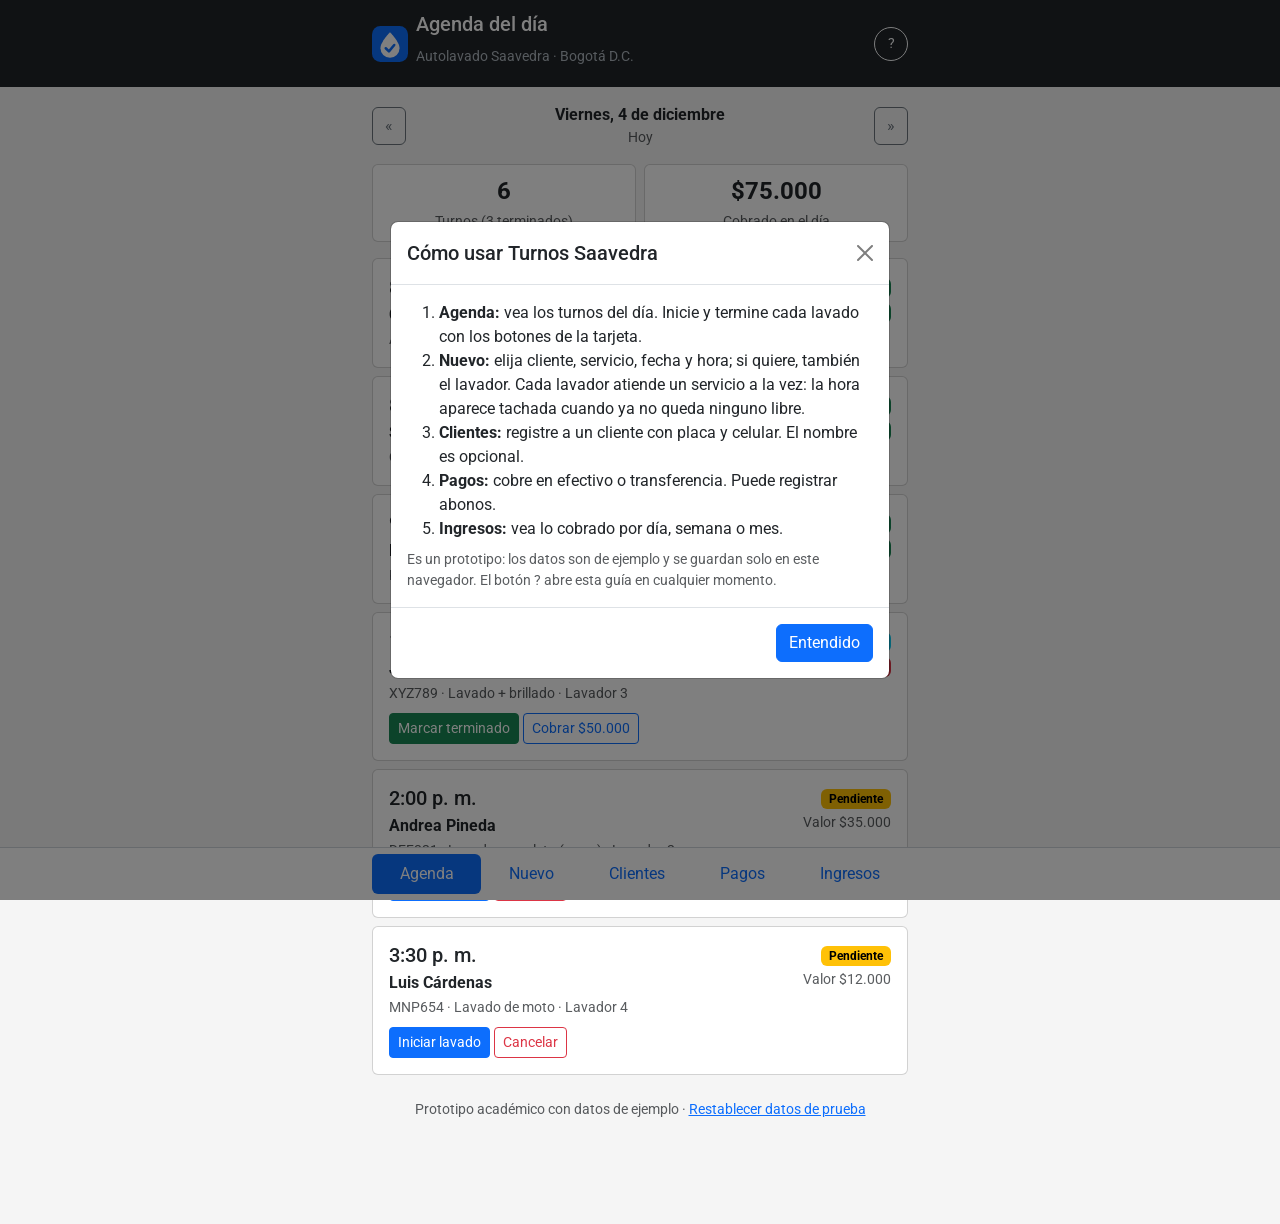
<file: index.html>
<!DOCTYPE html>
<html lang="es">
<head>
  <meta charset="utf-8">
  <meta name="viewport" content="width=device-width, initial-scale=1">
  <title>Agenda · Turnos Saavedra</title>
  <link rel="preconnect" href="https://fonts.googleapis.com">
  <link href="https://fonts.googleapis.com/css2?family=Roboto:wght@400;500;700&display=swap" rel="stylesheet">
  <link href="https://cdn.jsdelivr.net/npm/bootstrap@5.3.3/dist/css/bootstrap.min.css" rel="stylesheet">
  <link rel="stylesheet" href="css/style.css">
</head>
<body>
  <header class="navbar navbar-dark bg-dark sticky-top" id="header"></header>
  <main id="app"></main>
  <nav id="nav" aria-label="Navegación principal"></nav>
  <div class="toast-container position-fixed bottom-0 start-50 translate-middle-x mb-5 pb-4">
    <div id="toast" class="toast" role="status" aria-live="polite"></div>
  </div>

  <script src="https://cdn.jsdelivr.net/npm/bootstrap@5.3.3/dist/js/bootstrap.bundle.min.js"></script>
  <script src="js/app.js"></script>
  <script>
    // Pantalla 1: Agenda del día
    let fechaActual = UI.param('fecha') || Store.hoy();

    const ESTADOS = {
      pendiente: ['warning', 'Pendiente'],
      en_proceso: ['info', 'En proceso'],
      terminado: ['success', 'Terminado'],
    };

    function dibujar() {
      UI.pantalla('agenda', 'Agenda del día', 'Autolavado Saavedra · Bogotá D.C.');
      const turnos = Store.turnosDelDia(fechaActual).filter(t => t.estado !== 'cancelado');
      const esHoy = fechaActual === Store.hoy();
      const terminados = turnos.filter(t => t.estado === 'terminado').length;

      let html =
        '<div class="d-flex justify-content-between align-items-center mb-3">' +
          '<button class="btn btn-outline-secondary" id="ayer" aria-label="Día anterior">&laquo;</button>' +
          '<div class="text-center"><strong>' + UI.esc(UI.fecha(fechaActual)) + '</strong>' + (esHoy ? '<div class="text-muted small">Hoy</div>' : '') + '</div>' +
          '<button class="btn btn-outline-secondary" id="manana" aria-label="Día siguiente">&raquo;</button>' +
        '</div>' +
        '<div class="row g-2 mb-3">' +
          '<div class="col-6"><div class="card text-center"><div class="card-body py-2"><div class="fs-4 fw-bold">' + turnos.length + '</div><small class="text-muted">Turnos (' + terminados + ' terminados)</small></div></div></div>' +
          '<div class="col-6"><div class="card text-center"><div class="card-body py-2"><div class="fs-4 fw-bold">' + UI.dinero(Store.ingresoDelDia(fechaActual)) + '</div><small class="text-muted">Cobrado en el día</small></div></div></div>' +
        '</div>';

      if (!turnos.length) {
        html += '<div class="alert alert-secondary text-center">No hay turnos para este día.<div class="mt-2"><a class="btn btn-primary" href="nuevo.html?fecha=' + fechaActual + '">Agendar un turno</a></div></div>';
      }

      turnos.forEach(t => {
        const cli = Store.cliente(t.clienteId);
        const ser = Store.servicio(t.servicioId);
        const saldo = Store.saldoDe(t);
        const [color, etiqueta] = ESTADOS[t.estado];
        let acciones = '';
        if (t.estado === 'pendiente') {
          acciones += '<button class="btn btn-sm btn-primary" data-accion="iniciar" data-id="' + t.id + '">Iniciar lavado</button> ';
          acciones += '<button class="btn btn-sm btn-outline-danger" data-accion="cancelar" data-id="' + t.id + '">Cancelar</button> ';
        } else if (t.estado === 'en_proceso') {
          acciones += '<button class="btn btn-sm btn-success" data-accion="terminar" data-id="' + t.id + '">Marcar terminado</button> ';
        }
        if (saldo > 0 && t.estado !== 'pendiente') {
          acciones += '<a class="btn btn-sm btn-outline-primary" href="pagos.html?turno=' + t.id + '">Cobrar ' + UI.dinero(saldo) + '</a>';
        }
        html +=
          '<div class="card mb-2"><div class="card-body">' +
            '<div class="d-flex justify-content-between">' +
              '<div><h5 class="card-title mb-1">' + UI.esc(UI.hora12(t.hora)) + '</h5>' +
                '<div class="fw-bold">' + UI.esc(cli.nombre) + '</div>' +
                '<small class="text-muted">' + UI.esc(cli.placa) + ' · ' + UI.esc(ser.nombre) + (t.lavadorId ? ' · ' + UI.esc(Store.lavador(t.lavadorId).nombre) : '') + '</small></div>' +
              '<div class="text-end"><span class="badge text-bg-' + color + '">' + etiqueta + '</span><br>' +
                (t.estado === 'pendiente'
                  ? '<small class="text-muted">Valor ' + UI.dinero(Store.precioDe(t)) + '</small>'
                  : '<span class="badge text-bg-' + (saldo > 0 ? 'danger' : 'success') + ' mt-1">' + (saldo > 0 ? 'Debe ' + UI.dinero(saldo) : 'Pagado') + '</span>') +
              '</div>' +
            '</div>' +
            (acciones ? '<div class="mt-2">' + acciones + '</div>' : '') +
          '</div></div>';
      });

      html += '<p class="text-center text-muted small mt-4">Prototipo académico con datos de ejemplo · <a href="#" id="reset">Restablecer datos de prueba</a></p>';
      document.getElementById('app').innerHTML = html;
    }

    document.addEventListener('click', async e => {
      const b = e.target.closest('button, a');
      if (!b) return;
      if (b.id === 'ayer') { fechaActual = Store.sumarDias(fechaActual, -1); dibujar(); }
      else if (b.id === 'manana') { fechaActual = Store.sumarDias(fechaActual, 1); dibujar(); }
      else if (b.id === 'reset') {
        e.preventDefault();
        if (await UI.confirmar('Restablecer datos de prueba', 'Se borrarán los turnos, clientes y pagos que haya creado y volverán los datos de ejemplo.', 'Sí, restablecer', 'btn-danger')) {
          Store.restablecer(); fechaActual = Store.hoy(); dibujar(); UI.aviso('Datos de prueba restablecidos');
        }
      }
      else if (b.dataset.accion === 'iniciar') { Store.cambiarEstado(b.dataset.id, 'en_proceso'); dibujar(); UI.aviso('Lavado iniciado'); }
      else if (b.dataset.accion === 'terminar') { Store.cambiarEstado(b.dataset.id, 'terminado'); dibujar(); UI.aviso('Servicio terminado'); }
      else if (b.dataset.accion === 'cancelar') {
        if (await UI.confirmar('Cancelar turno', '¿Seguro que desea cancelar este turno? El horario quedará libre.', 'Sí, cancelar turno', 'btn-danger')) { Store.cambiarEstado(b.dataset.id, 'cancelado'); dibujar(); UI.aviso('Turno cancelado'); }
      }
    });

    dibujar();
    if (UI.param('nuevo')) UI.aviso('Turno agendado');
  </script>
</body>
</html>
</file>
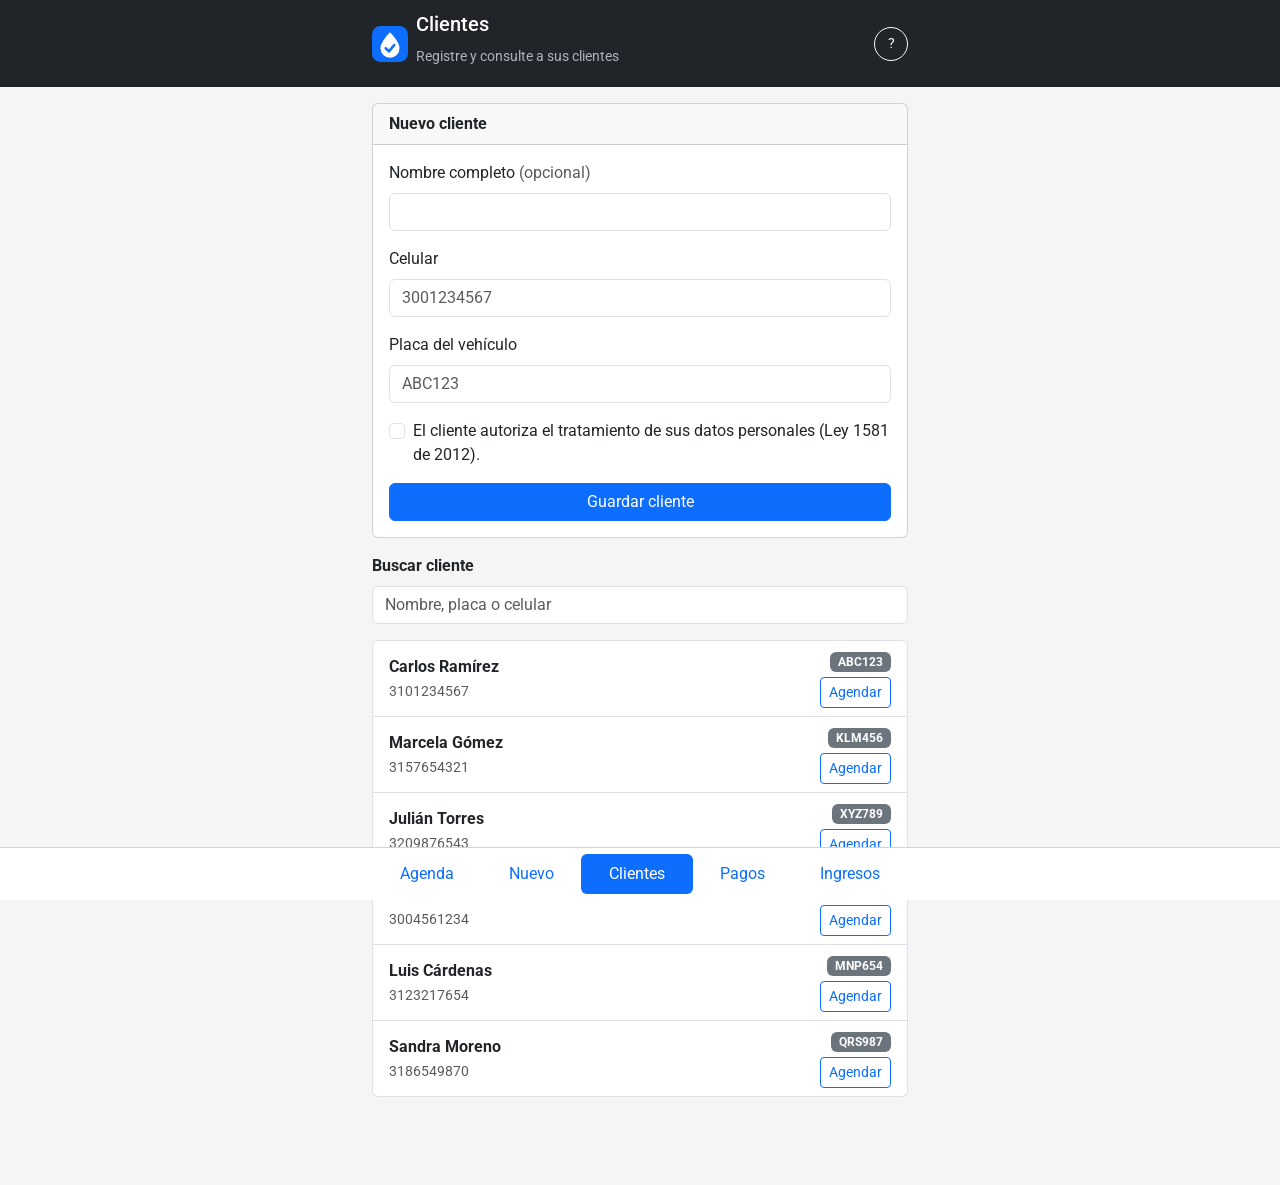
<file: clientes.html>
<!DOCTYPE html>
<html lang="es">
<head>
  <meta charset="utf-8">
  <meta name="viewport" content="width=device-width, initial-scale=1">
  <title>Clientes · Turnos Saavedra</title>
  <link rel="preconnect" href="https://fonts.googleapis.com">
  <link href="https://fonts.googleapis.com/css2?family=Roboto:wght@400;500;700&display=swap" rel="stylesheet">
  <link href="https://cdn.jsdelivr.net/npm/bootstrap@5.3.3/dist/css/bootstrap.min.css" rel="stylesheet">
  <link rel="stylesheet" href="css/style.css">
</head>
<body>
  <header class="navbar navbar-dark bg-dark sticky-top" id="header"></header>
  <main id="app"></main>
  <nav id="nav" aria-label="Navegación principal"></nav>
  <div class="toast-container position-fixed bottom-0 start-50 translate-middle-x mb-5 pb-4">
    <div id="toast" class="toast" role="status" aria-live="polite"></div>
  </div>

  <script src="https://cdn.jsdelivr.net/npm/bootstrap@5.3.3/dist/js/bootstrap.bundle.min.js"></script>
  <script src="js/app.js"></script>
  <script>
    // Pantalla 3: Clientes
    UI.pantalla('clientes', 'Clientes', 'Registre y consulte a sus clientes');

    let busqueda = '';

    function dibujar() {
      const q = busqueda.trim().toLowerCase();
      const lista = Store.clientes().filter(c =>
        !q || c.nombre.toLowerCase().includes(q) || c.placa.toLowerCase().includes(q) || c.telefono.includes(q));

      let html =
        '<div class="card mb-3"><div class="card-header fw-bold">Nuevo cliente</div><div class="card-body">' +
          '<div class="mb-3"><label for="nombre" class="form-label">Nombre completo <span class="text-muted fw-normal">(opcional)</span></label><input type="text" id="nombre" class="form-control" autocomplete="off"></div>' +
          '<div class="mb-3"><label for="telefono" class="form-label">Celular</label><input type="tel" id="telefono" class="form-control" inputmode="numeric" maxlength="10" placeholder="3001234567"></div>' +
          '<div class="mb-3"><label for="placa" class="form-label">Placa del vehículo</label><input type="text" id="placa" class="form-control" maxlength="6" placeholder="ABC123" autocapitalize="characters"></div>' +
          '<div class="form-check mb-3"><input class="form-check-input" type="checkbox" id="autoriza"><label class="form-check-label" for="autoriza">El cliente autoriza el tratamiento de sus datos personales (Ley 1581 de 2012).</label></div>' +
          '<div id="error" class="text-danger fw-bold mb-2" role="alert"></div>' +
          '<button class="btn btn-primary w-100" id="guardar">Guardar cliente</button>' +
        '</div></div>' +
        '<div class="mb-3"><label for="buscar" class="form-label fw-bold">Buscar cliente</label><input type="search" id="buscar" class="form-control" placeholder="Nombre, placa o celular" value="' + UI.esc(busqueda) + '"></div>';

      if (!lista.length) html += '<div class="alert alert-secondary text-center">No se encontraron clientes.</div>';
      html += '<ul class="list-group">';
      lista.forEach(c => {
        html +=
          '<li class="list-group-item d-flex justify-content-between align-items-center">' +
            '<div><div class="fw-bold">' + UI.esc(c.nombre) + '</div><small class="text-muted">' + UI.esc(c.telefono) + '</small></div>' +
            '<div class="text-end"><span class="badge text-bg-secondary">' + UI.esc(c.placa) + '</span><br>' +
            '<a class="btn btn-sm btn-outline-primary mt-1" href="nuevo.html?cliente=' + c.id + '">Agendar</a></div>' +
          '</li>';
      });
      html += '</ul>';
      document.getElementById('app').innerHTML = html;
    }

    document.addEventListener('input', e => {
      if (e.target.id === 'buscar') {
        busqueda = e.target.value;
        const pos = e.target.selectionStart;
        dibujar();
        const campo = document.getElementById('buscar');
        campo.focus(); campo.setSelectionRange(pos, pos);
      }
    });

    document.addEventListener('click', e => {
      if (e.target.id !== 'guardar') return;
      const r = Store.agregarCliente({
        nombre: document.getElementById('nombre').value,
        telefono: document.getElementById('telefono').value,
        placa: document.getElementById('placa').value,
        autoriza: document.getElementById('autoriza').checked,
      });
      if (!r.ok) {
        document.getElementById('error').textContent = r.error;
        UI.aviso(r.error, 'error');
        return;
      }
      busqueda = '';
      dibujar();
      UI.aviso('Cliente guardado: ' + r.cliente.nombre);
    });

    dibujar();
  </script>
</body>
</html>
</file>
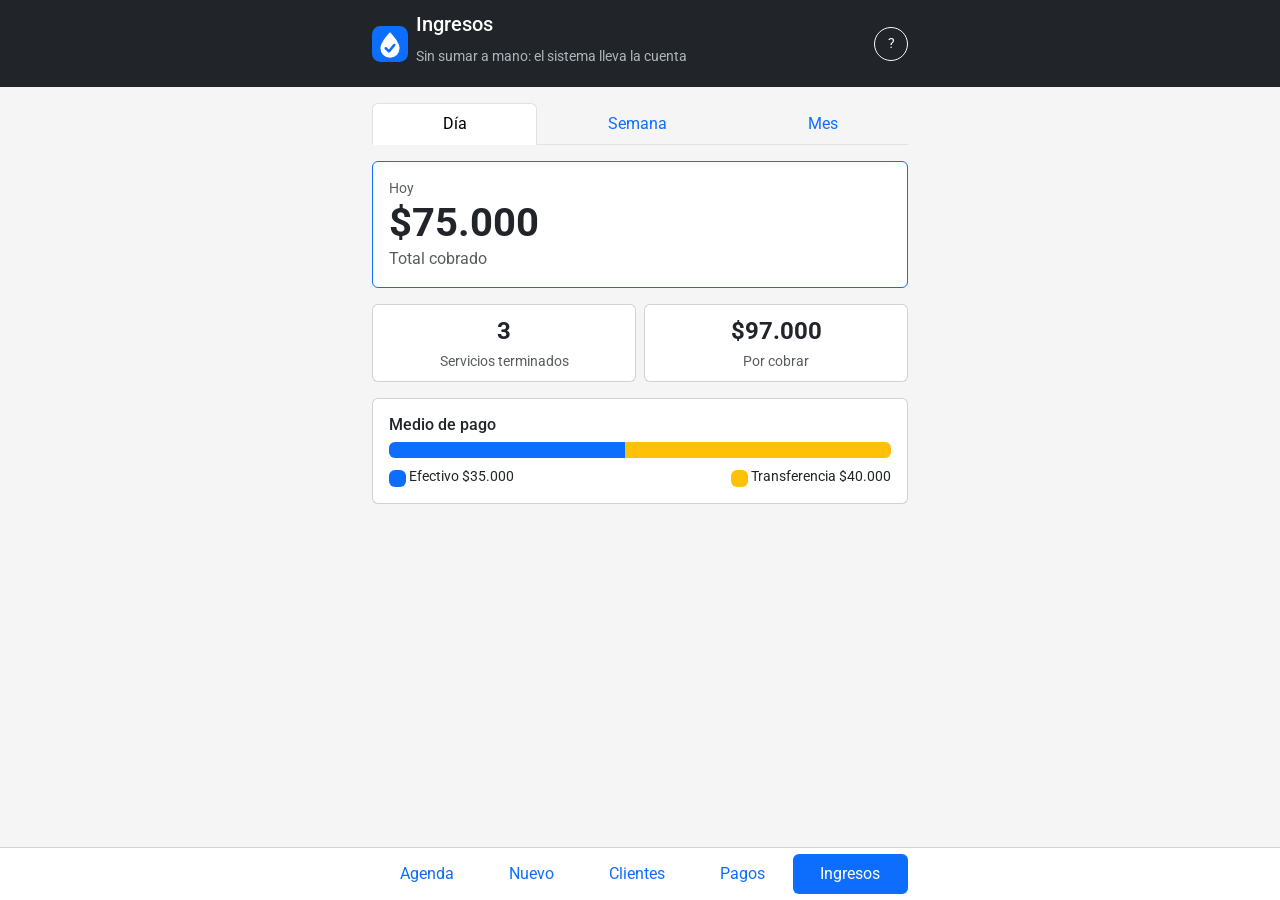
<file: ingresos.html>
<!DOCTYPE html>
<html lang="es">
<head>
  <meta charset="utf-8">
  <meta name="viewport" content="width=device-width, initial-scale=1">
  <title>Ingresos · Turnos Saavedra</title>
  <link rel="preconnect" href="https://fonts.googleapis.com">
  <link href="https://fonts.googleapis.com/css2?family=Roboto:wght@400;500;700&display=swap" rel="stylesheet">
  <link href="https://cdn.jsdelivr.net/npm/bootstrap@5.3.3/dist/css/bootstrap.min.css" rel="stylesheet">
  <link rel="stylesheet" href="css/style.css">
</head>
<body>
  <header class="navbar navbar-dark bg-dark sticky-top" id="header"></header>
  <main id="app"></main>
  <nav id="nav" aria-label="Navegación principal"></nav>
  <div class="toast-container position-fixed bottom-0 start-50 translate-middle-x mb-5 pb-4">
    <div id="toast" class="toast" role="status" aria-live="polite"></div>
  </div>

  <script src="https://cdn.jsdelivr.net/npm/bootstrap@5.3.3/dist/js/bootstrap.bundle.min.js"></script>
  <script src="js/app.js"></script>
  <script>
    // Pantalla 5: Resumen de ingresos (día, semana y mes)
    UI.pantalla('ingresos', 'Ingresos', 'Sin sumar a mano: el sistema lleva la cuenta');

    const PERIODOS = {
      dia: { texto: 'Día', dias: 1, titulo: 'Hoy' },
      semana: { texto: 'Semana', dias: 7, titulo: 'Últimos 7 días' },
      mes: { texto: 'Mes', dias: 30, titulo: 'Últimos 30 días' },
    };
    let periodo = 'dia';

    function dibujar() {
      const p = PERIODOS[periodo];
      const hasta = Store.hoy();
      const desde = Store.sumarDias(hasta, -(p.dias - 1));
      const r = Store.ingresos(desde, hasta);

      let html = '<ul class="nav nav-tabs nav-fill mb-3" role="tablist">' +
        Object.entries(PERIODOS).map(([clave, v]) =>
          '<li class="nav-item"><button role="tab" class="nav-link' + (clave === periodo ? ' active' : '') + '" data-periodo="' + clave + '" aria-selected="' + (clave === periodo) + '">' + v.texto + '</button></li>').join('') +
        '</ul>';

      html += '<div class="card border-primary mb-3"><div class="card-body">' +
        '<div class="text-muted small">' + p.titulo + (p.dias > 1 ? ' (' + UI.fechaCorta(desde) + ' – ' + UI.fechaCorta(hasta) + ')' : '') + '</div>' +
        '<div class="display-6 fw-bold">' + UI.dinero(r.total) + '</div><div class="text-muted">Total cobrado</div></div></div>';

      html += '<div class="row g-2 mb-3">' +
        '<div class="col-6"><div class="card text-center"><div class="card-body py-2"><div class="fs-4 fw-bold">' + r.servicios + '</div><small class="text-muted">Servicios terminados</small></div></div></div>' +
        '<div class="col-6"><div class="card text-center"><div class="card-body py-2"><div class="fs-4 fw-bold">' + UI.dinero(r.porCobrar) + '</div><small class="text-muted">Por cobrar</small></div></div></div>' +
        '</div>';

      const pctEf = r.total ? Math.round(r.efectivo * 100 / r.total) : 0;
      html += '<div class="card mb-3"><div class="card-body"><h6 class="card-title">Medio de pago</h6>' +
        '<div class="progress-stacked mb-2" aria-hidden="true">' +
          '<div class="progress" style="width:' + pctEf + '%"><div class="progress-bar"></div></div>' +
          '<div class="progress" style="width:' + (r.total ? 100 - pctEf : 0) + '%"><div class="progress-bar bg-warning"></div></div>' +
        '</div>' +
        '<div class="d-flex justify-content-between small"><span><span class="badge text-bg-primary">&nbsp;</span> Efectivo ' + UI.dinero(r.efectivo) + '</span>' +
        '<span><span class="badge text-bg-warning">&nbsp;</span> Transferencia ' + UI.dinero(r.transferencia) + '</span></div></div></div>';

      if (p.dias > 1) {
        const dias = [];
        for (let i = p.dias - 1; i >= 0; i--) { const f = Store.sumarDias(hasta, -i); dias.push({ f, v: Store.ingresoDelDia(f) }); }
        const max = Math.max(1, ...dias.map(d => d.v));
        html += '<div class="card mb-3"><div class="card-body"><h6 class="card-title">Cobrado por día</h6><div class="barras" role="img" aria-label="Gráfico de ingresos por día">' +
          dias.map(d => '<div class="barra' + (d.f === hasta ? ' hoy' : '') + '" title="' + UI.esc(UI.fechaCorta(d.f)) + ': ' + UI.dinero(d.v) + '"><div class="columna" style="height:' + Math.round(d.v * 100 / max) + '%"></div></div>').join('') +
          '</div><div class="etiquetas">' +
          dias.map((d, i) => '<span>' + (p.dias <= 7 || i % 5 === 0 || d.f === hasta ? Number(d.f.slice(8)) : '') + '</span>').join('') +
          '</div><div class="form-text">La barra naranja es hoy.</div></div></div>';
      }
      document.getElementById('app').innerHTML = html;
    }

    document.addEventListener('click', e => {
      const b = e.target.closest('button[data-periodo]');
      if (b) { periodo = b.dataset.periodo; dibujar(); }
    });
    dibujar();
  </script>
</body>
</html>
</file>
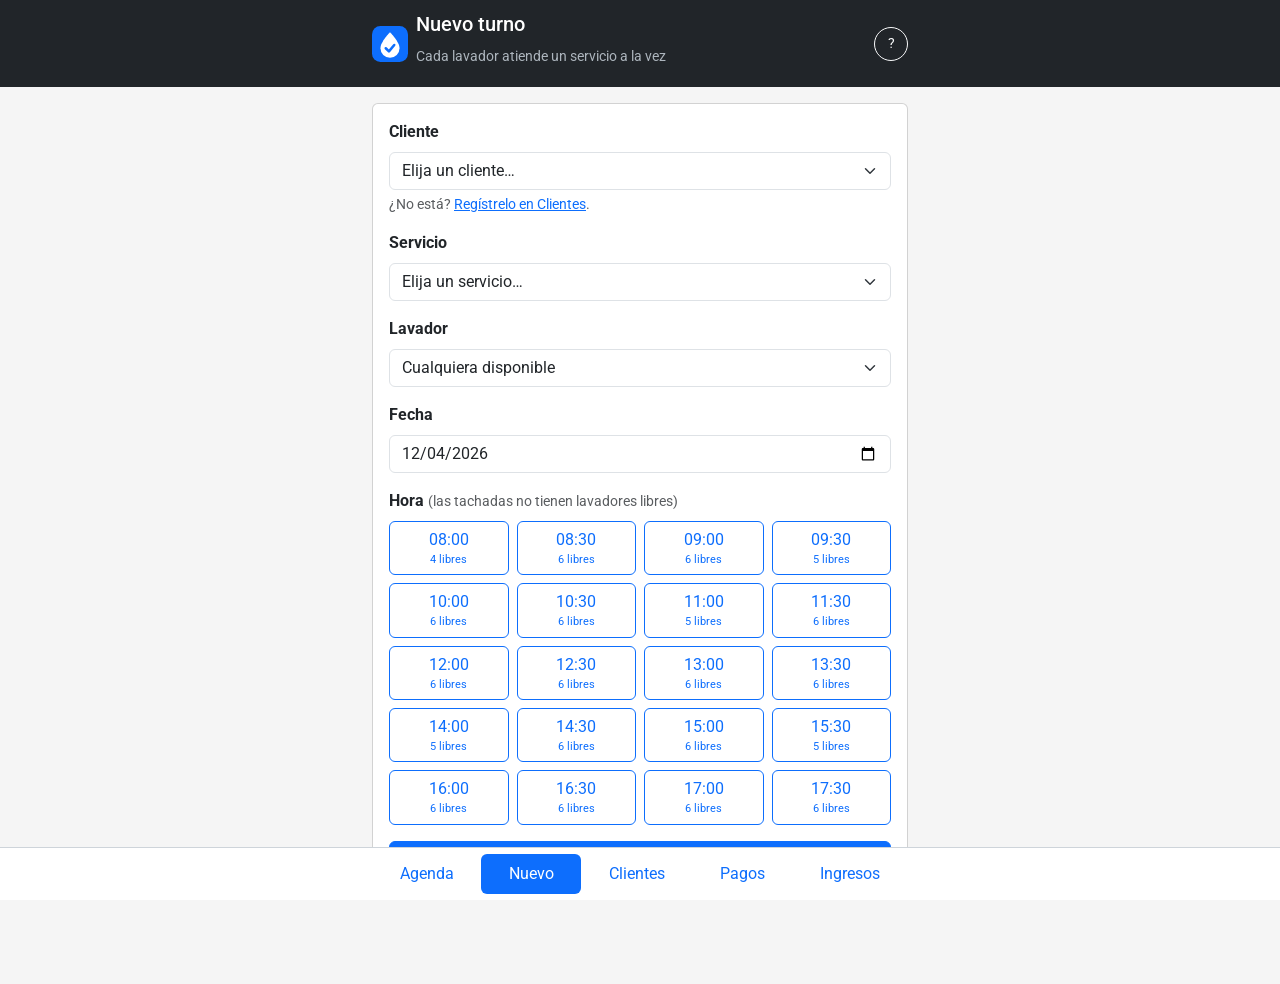
<file: nuevo.html>
<!DOCTYPE html>
<html lang="es">
<head>
  <meta charset="utf-8">
  <meta name="viewport" content="width=device-width, initial-scale=1">
  <title>Nuevo turno · Turnos Saavedra</title>
  <link rel="preconnect" href="https://fonts.googleapis.com">
  <link href="https://fonts.googleapis.com/css2?family=Roboto:wght@400;500;700&display=swap" rel="stylesheet">
  <link href="https://cdn.jsdelivr.net/npm/bootstrap@5.3.3/dist/css/bootstrap.min.css" rel="stylesheet">
  <link rel="stylesheet" href="css/style.css">
</head>
<body>
  <header class="navbar navbar-dark bg-dark sticky-top" id="header"></header>
  <main id="app"></main>
  <nav id="nav" aria-label="Navegación principal"></nav>
  <div class="toast-container position-fixed bottom-0 start-50 translate-middle-x mb-5 pb-4">
    <div id="toast" class="toast" role="status" aria-live="polite"></div>
  </div>

  <script src="https://cdn.jsdelivr.net/npm/bootstrap@5.3.3/dist/js/bootstrap.bundle.min.js"></script>
  <script src="js/app.js"></script>
  <script>
    // Pantalla 2: Nuevo turno (sin cruces de horario)
    UI.pantalla('nuevo', 'Nuevo turno', 'Cada lavador atiende un servicio a la vez');

    const estado = {
      clienteId: UI.param('cliente') || '',
      servicioId: '',
      lavadorId: '',
      fecha: UI.param('fecha') && UI.param('fecha') >= Store.hoy() ? UI.param('fecha') : Store.hoy(),
      hora: '',
    };

    function dibujar() {
      const servicio = estado.servicioId ? Store.servicio(estado.servicioId) : null;

      let html = '<div class="card"><div class="card-body">';
      html += '<div class="mb-3"><label for="cliente" class="form-label fw-bold">Cliente</label>' +
        '<select id="cliente" class="form-select"><option value="">Elija un cliente…</option>' +
        Store.clientes().map(c => '<option value="' + c.id + '"' + (c.id === estado.clienteId ? ' selected' : '') + '>' + UI.esc(c.nombre) + ' · ' + UI.esc(c.placa) + '</option>').join('') +
        '</select><div class="form-text">¿No está? <a href="clientes.html">Regístrelo en Clientes</a>.</div></div>';

      html += '<div class="mb-3"><label for="servicio" class="form-label fw-bold">Servicio</label>' +
        '<select id="servicio" class="form-select"><option value="">Elija un servicio…</option>' +
        Store.servicios().map(s => '<option value="' + s.id + '"' + (s.id === estado.servicioId ? ' selected' : '') + '>' + UI.esc(s.nombre) + ' · ' + UI.dinero(s.precio) + '</option>').join('') +
        '</select></div>';

      html += '<div class="mb-3"><label for="lavador" class="form-label fw-bold">Lavador</label>' +
        '<select id="lavador" class="form-select"><option value="">Cualquiera disponible</option>' +
        Store.lavadores().map(l => '<option value="' + l.id + '"' + (l.id === estado.lavadorId ? ' selected' : '') + '>' + UI.esc(l.nombre) +
          (estado.hora && !Store.lavadorLibre(estado.fecha, estado.hora, l.id) ? ' (ocupado a esa hora)' : '') + '</option>').join('') +
        '</select></div>';

      html += '<div class="mb-3"><label for="fecha" class="form-label fw-bold">Fecha</label>' +
        '<input type="date" id="fecha" class="form-control" value="' + estado.fecha + '" min="' + Store.hoy() + '"></div>';

      html += '<div class="mb-3"><label class="form-label fw-bold">Hora <span class="fw-normal text-muted small">(las tachadas no tienen lavadores libres)</span></label>' +
        '<div class="row row-cols-4 g-2">' +
        Store.horas().map(h => {
          const libres = Store.cuposLibres(estado.fecha, h);
          const ocupada = estado.lavadorId ? !Store.lavadorLibre(estado.fecha, h, estado.lavadorId) : libres === 0;
          const elegida = h === estado.hora;
          const nota = estado.lavadorId ? (ocupada ? 'ocupado' : 'libre') : libres + (libres === 1 ? ' libre' : ' libres');
          return '<div class="col"><button type="button" class="franja btn w-100 px-0 ' + (elegida ? 'btn-primary' : 'btn-outline-primary') + '" data-hora="' + h + '"' + (ocupada ? ' disabled' : '') + '>' +
            UI.esc(h) + '<span class="d-block fw-normal" style="font-size:.68rem">' + nota + '</span></button></div>';
        }).join('') + '</div></div>';

      html += '<div id="error" class="text-danger fw-bold mb-2" role="alert"></div>';
      html += '<button class="btn btn-primary w-100" id="guardar">Guardar turno</button>';
      html += '</div></div>';

      if (servicio) {
        html += '<div class="alert alert-info mt-3 mb-0 d-flex justify-content-between"><span>Valor del servicio</span><strong>' + UI.dinero(servicio.precio) + '</strong></div>';
      }
      document.getElementById('app').innerHTML = html;
    }

    document.addEventListener('change', e => {
      if (e.target.id === 'cliente') estado.clienteId = e.target.value;
      if (e.target.id === 'servicio') { estado.servicioId = e.target.value; dibujar(); }
      if (e.target.id === 'lavador') {
        estado.lavadorId = e.target.value;
        if (estado.hora && estado.lavadorId && !Store.lavadorLibre(estado.fecha, estado.hora, estado.lavadorId)) estado.hora = '';
        dibujar();
      }
      if (e.target.id === 'fecha') { estado.fecha = e.target.value; estado.hora = ''; dibujar(); }
    });

    document.addEventListener('click', e => {
      const franja = e.target.closest('.franja');
      if (franja && !franja.disabled) { estado.hora = franja.dataset.hora; dibujar(); return; }
      if (e.target.id === 'guardar') {
        const r = Store.agregarTurno(estado);
        if (!r.ok) {
          document.getElementById('error').textContent = r.error;
          UI.aviso(r.error, 'error');
          return;
        }
        location.href = 'index.html?fecha=' + estado.fecha + '&nuevo=1';
      }
    });

    dibujar();
  </script>
</body>
</html>
</file>
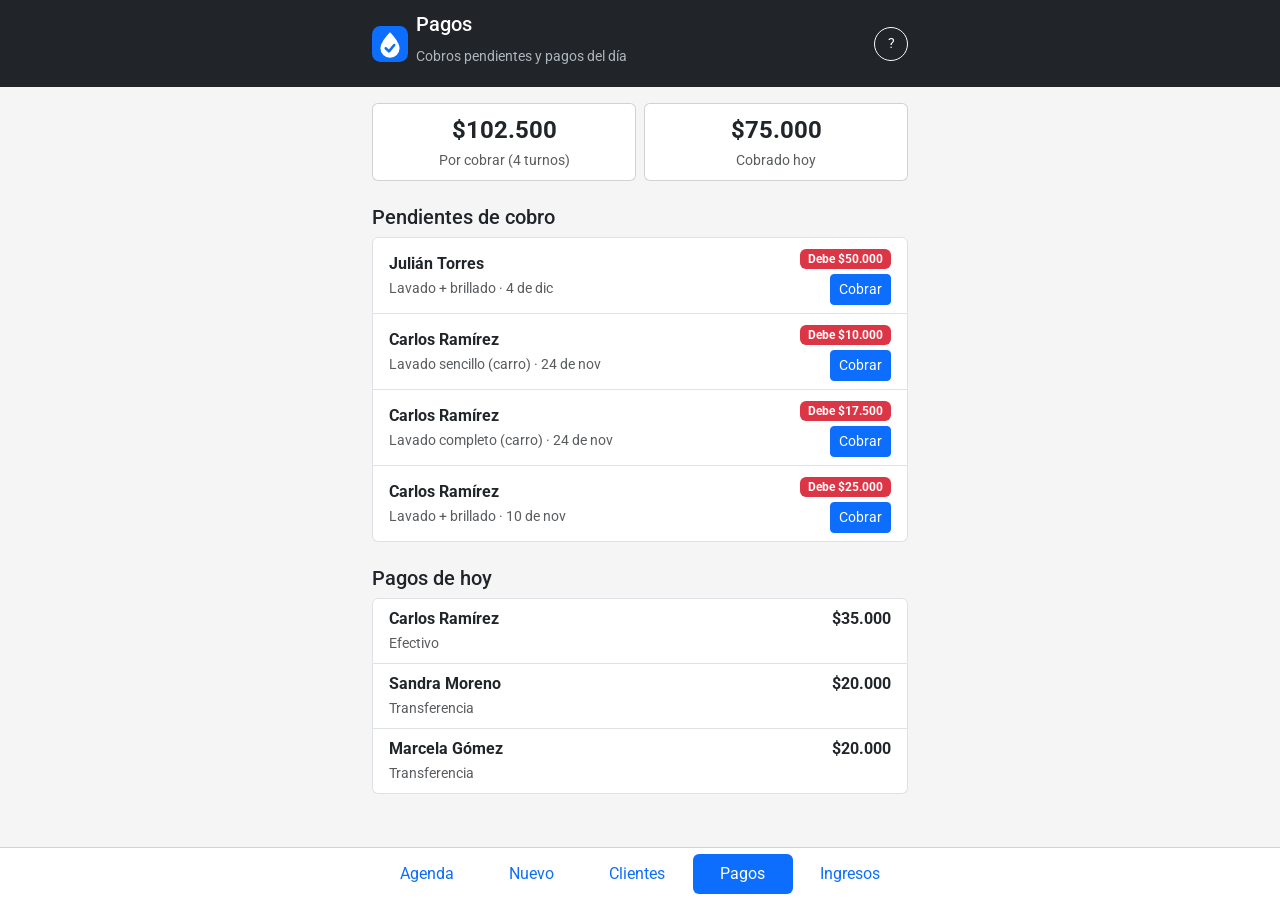
<file: pagos.html>
<!DOCTYPE html>
<html lang="es">
<head>
  <meta charset="utf-8">
  <meta name="viewport" content="width=device-width, initial-scale=1">
  <title>Pagos · Turnos Saavedra</title>
  <link rel="preconnect" href="https://fonts.googleapis.com">
  <link href="https://fonts.googleapis.com/css2?family=Roboto:wght@400;500;700&display=swap" rel="stylesheet">
  <link href="https://cdn.jsdelivr.net/npm/bootstrap@5.3.3/dist/css/bootstrap.min.css" rel="stylesheet">
  <link rel="stylesheet" href="css/style.css">
</head>
<body>
  <header class="navbar navbar-dark bg-dark sticky-top" id="header"></header>
  <main id="app"></main>
  <nav id="nav" aria-label="Navegación principal"></nav>
  <div class="toast-container position-fixed bottom-0 start-50 translate-middle-x mb-5 pb-4">
    <div id="toast" class="toast" role="status" aria-live="polite"></div>
  </div>

  <script src="https://cdn.jsdelivr.net/npm/bootstrap@5.3.3/dist/js/bootstrap.bundle.min.js"></script>
  <script src="js/app.js"></script>
  <script>
    // Pantalla 4: Pagos (efectivo o transferencia; sin pasarela de pago en esta fase)
    UI.pantalla('pagos', 'Pagos', 'Cobros pendientes y pagos del día');

    let elegido = UI.param('turno') || '';
    let metodo = 'efectivo';

    function pendientes() {
      // Turnos con saldo de los últimos 30 días (los "pendientes" sin iniciar todavía no se cobran).
      const lista = [];
      for (let atras = 0; atras <= 30; atras++) {
        Store.turnosDelDia(Store.sumarDias(Store.hoy(), -atras)).forEach(t => {
          if (t.estado !== 'pendiente' && Store.saldoDe(t) > 0) lista.push(t);
        });
      }
      return lista;
    }

    function dibujar() {
      const lista = pendientes();
      if (elegido && !lista.some(t => t.id === elegido)) elegido = '';
      const seleccion = elegido ? Store.turno(elegido) : null;
      const totalDeuda = lista.reduce((s, t) => s + Store.saldoDe(t), 0);

      let html = '<div class="row g-2 mb-3">' +
        '<div class="col-6"><div class="card text-center"><div class="card-body py-2"><div class="fs-4 fw-bold">' + UI.dinero(totalDeuda) + '</div><small class="text-muted">Por cobrar (' + lista.length + ' turnos)</small></div></div></div>' +
        '<div class="col-6"><div class="card text-center"><div class="card-body py-2"><div class="fs-4 fw-bold">' + UI.dinero(Store.ingresoDelDia(Store.hoy())) + '</div><small class="text-muted">Cobrado hoy</small></div></div></div>' +
        '</div>';

      if (seleccion) {
        const cli = Store.cliente(seleccion.clienteId);
        const saldo = Store.saldoDe(seleccion);
        html +=
          '<div class="card border-primary mb-3"><div class="card-header bg-primary text-white fw-bold">Registrar pago</div><div class="card-body">' +
            '<div class="fw-bold">' + UI.esc(cli.nombre) + '</div>' +
            '<div class="text-muted small mb-2">' + UI.esc(Store.servicio(seleccion.servicioId).nombre) + ' · ' + UI.esc(UI.fechaCorta(seleccion.fecha)) + '</div>' +
            '<label for="monto" class="form-label">Valor recibido</label>' +
            '<input type="number" id="monto" class="form-control" inputmode="numeric" min="1" max="' + saldo + '" value="' + saldo + '">' +
            '<div class="form-text">El cliente debe ' + UI.dinero(saldo) + '. Puede registrar un abono menor.</div>' +
            '<label class="form-label mt-3">Medio de pago</label>' +
            '<div class="btn-group w-100 mb-3" role="group">' +
              '<button type="button" class="btn ' + (metodo === 'efectivo' ? 'btn-primary' : 'btn-outline-primary') + '" data-metodo="efectivo">Efectivo</button>' +
              '<button type="button" class="btn ' + (metodo === 'transferencia' ? 'btn-primary' : 'btn-outline-primary') + '" data-metodo="transferencia">Transferencia</button>' +
            '</div>' +
            '<div id="error" class="text-danger fw-bold mb-2" role="alert"></div>' +
            '<button class="btn btn-success" id="guardar">Guardar pago</button> <button class="btn btn-outline-secondary" id="cerrar">Cancelar</button>' +
          '</div></div>';
      }

      html += '<h5 class="mt-4">Pendientes de cobro</h5>';
      if (!lista.length) html += '<div class="alert alert-success text-center">No hay cobros pendientes. ¡Todo al día!</div>';
      html += '<ul class="list-group mb-3">';
      lista.forEach(t => {
        html +=
          '<li class="list-group-item d-flex justify-content-between align-items-center">' +
            '<div><div class="fw-bold">' + UI.esc(Store.cliente(t.clienteId).nombre) + '</div>' +
            '<small class="text-muted">' + UI.esc(Store.servicio(t.servicioId).nombre) + ' · ' + UI.esc(UI.fechaCorta(t.fecha)) + '</small></div>' +
            '<div class="text-end"><span class="badge text-bg-danger">Debe ' + UI.dinero(Store.saldoDe(t)) + '</span><br>' +
            '<button class="btn btn-sm btn-primary mt-1" data-cobrar="' + t.id + '">Cobrar</button></div>' +
          '</li>';
      });
      html += '</ul>';

      const hoyPagos = Store.turnosDelDia(Store.hoy()).flatMap(t => Store.pagosDe(t.id).map(p => ({ p, t })));
      html += '<h5 class="mt-4">Pagos de hoy</h5>';
      if (!hoyPagos.length) html += '<div class="alert alert-secondary text-center">Todavía no hay pagos hoy.</div>';
      html += '<ul class="list-group">';
      hoyPagos.forEach(({ p, t }) => {
        html += '<li class="list-group-item d-flex justify-content-between"><div><div class="fw-bold">' + UI.esc(Store.cliente(t.clienteId).nombre) + '</div>' +
          '<small class="text-muted">' + (p.metodo === 'efectivo' ? 'Efectivo' : 'Transferencia') + '</small></div>' +
          '<strong>' + UI.dinero(p.monto) + '</strong></li>';
      });
      html += '</ul>';
      document.getElementById('app').innerHTML = html;
    }

    document.addEventListener('click', e => {
      const b = e.target.closest('button');
      if (!b) return;
      if (b.dataset.cobrar) { elegido = b.dataset.cobrar; metodo = 'efectivo'; dibujar(); window.scrollTo({ top: 0, behavior: 'smooth' }); }
      else if (b.dataset.metodo) {
        const valor = document.getElementById('monto').value;
        metodo = b.dataset.metodo; dibujar(); document.getElementById('monto').value = valor;
      }
      else if (b.id === 'cerrar') { elegido = ''; dibujar(); }
      else if (b.id === 'guardar') {
        const r = Store.agregarPago({ turnoId: elegido, monto: document.getElementById('monto').value, metodo });
        if (!r.ok) { document.getElementById('error').textContent = r.error; UI.aviso(r.error, 'error'); return; }
        elegido = ''; dibujar(); UI.aviso('Pago registrado');
      }
    });

    dibujar();
  </script>
</body>
</html>
</file>
<file: css/style.css>
/* Turnos Saavedra · ajustes sobre Bootstrap 5.3
   Bootstrap aporta casi todo el aspecto; aquí solo va lo que no trae. */

body {
  font-family: "Roboto", "Helvetica Neue", Arial, sans-serif;
  background-color: #f5f5f5;
  padding-bottom: 72px; /* espacio para el menú fijo de abajo */
}

/* Barra superior */
#header { background-color: #212529; color: #fff; padding: 12px 0; position: sticky; top: 0; z-index: 1020; }
#header .navbar-text { color: #adb5bd; }

/* Menú fijo inferior */
#nav {
  position: fixed; left: 0; right: 0; bottom: 0;
  background: #fff; border-top: 1px solid #ced4da;
  padding: 6px 0; z-index: 1030;
}

/* Contenedor principal con ancho de celular */
#app { max-width: 560px; margin: 0 auto; padding: 16px 12px; }

/* Aviso emergente encima del menú */
.toast-container { z-index: 1080; }

/* Franjas de hora: la ocupada se ve tachada */
.franja:disabled { text-decoration: line-through; }

/* Gráfico de barras hecho con divs */
.barras { display: flex; align-items: flex-end; gap: 3px; height: 150px; }
.barra { flex: 1; display: flex; flex-direction: column; justify-content: flex-end; height: 100%; min-width: 0; }
.barra .columna { width: 100%; background: #0d6efd; min-height: 2px; }
.barra.hoy .columna { background: #fd7e14; }
.etiquetas { display: flex; gap: 3px; margin-top: 4px; }
.etiquetas span { flex: 1; font-size: 10px; color: #6c757d; text-align: center; min-width: 0; white-space: nowrap; overflow: visible; }
</file>
